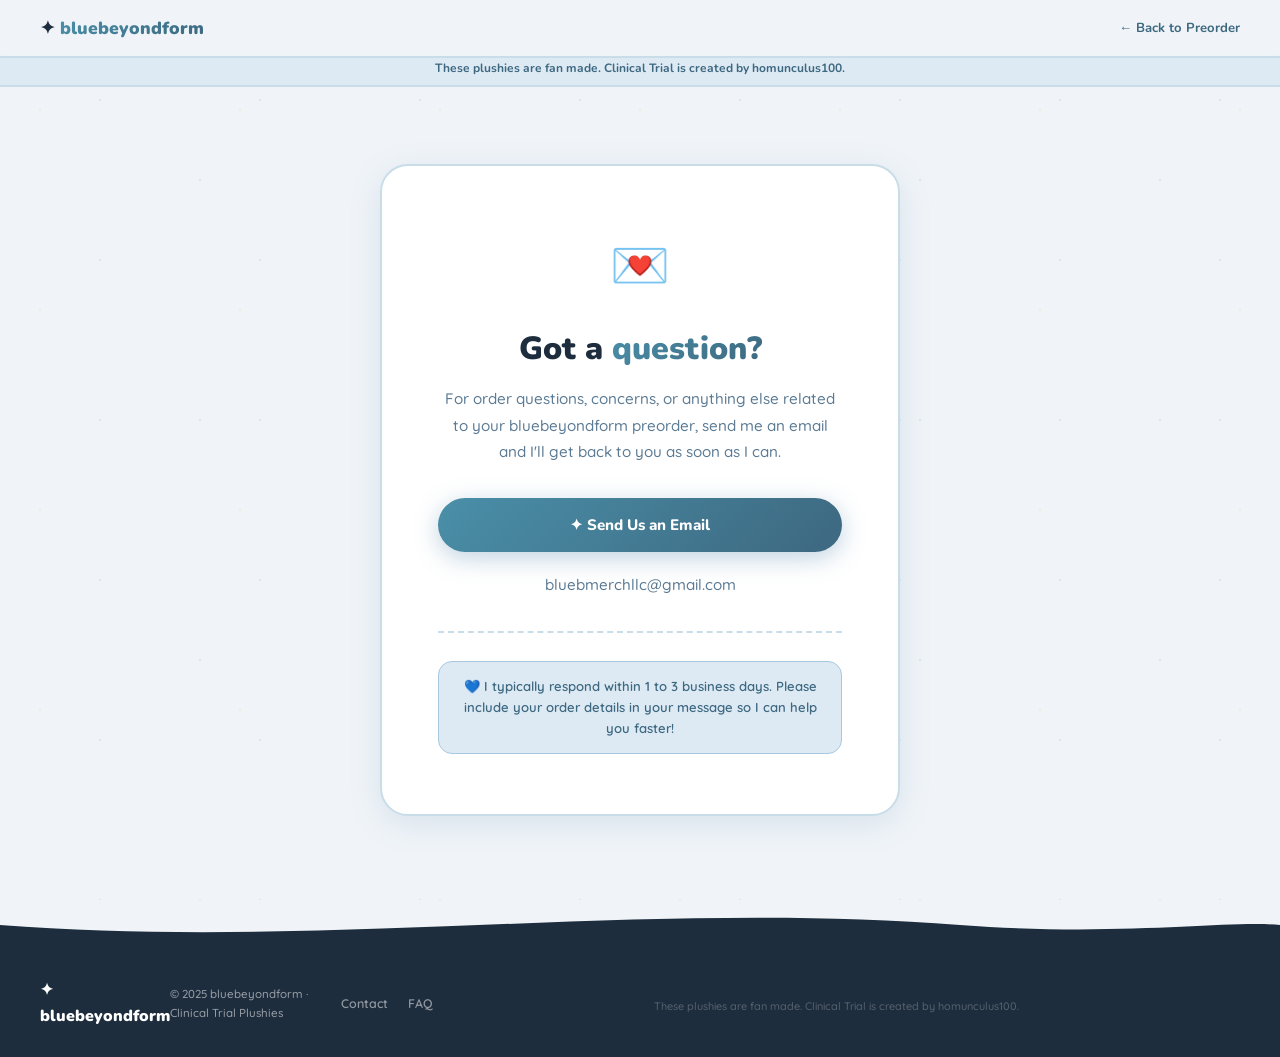
<file: contact.html>
<!DOCTYPE html>
<html lang="en">
<head>
  <meta charset="UTF-8" />
  <meta name="viewport" content="width=device-width, initial-scale=1.0" />
  <title>Contact | bluebeyondform</title>
  <link href="https://fonts.googleapis.com/css2?family=Nunito:wght@400;600;700;800;900&family=Quicksand:wght@400;500;600;700&display=swap" rel="stylesheet" />
  <style>
    *, *::before, *::after { box-sizing: border-box; margin: 0; padding: 0; }
    :root {
      --bg: #f0f4f8;
      --surface: #ffffff;
      --ink: #1e2d3d;
      --ink-soft: #5a7a94;
      --blue: #6b9ab8;
      --blue-light: #ddeaf4;
      --blue-mid: #a8c8e0;
      --blue-dark: #3d6880;
      --accent: #4a8fa8;
      --yellow: #e8d5a3;
      --border: #c8dde8;
      --font-display: 'Nunito', sans-serif;
      --font-body: 'Quicksand', sans-serif;
      --shadow: 0 4px 24px rgba(74,130,168,0.10);
      --shadow-card: 0 8px 32px rgba(74,130,168,0.15);
    }
    html { scroll-behavior: smooth; }
    body {
      font-family: var(--font-body);
      background: var(--bg);
      color: var(--ink);
      min-height: 100vh;
      font-size: 15px;
      line-height: 1.6;
      overflow-x: hidden;
    }
    body::before {
      content: '';
      position: fixed;
      inset: 0;
      pointer-events: none;
      background-image:
        radial-gradient(circle, #a8c8e0 1.5px, transparent 1.5px),
        radial-gradient(circle, #b0c4d8 1px, transparent 1px),
        radial-gradient(circle, #e8d5a3 1.5px, transparent 1.5px);
      background-size: 160px 160px, 240px 240px, 200px 200px;
      background-position: 20px 20px, 80px 60px, 140px 10px;
      opacity: 0.3;
      z-index: 0;
    }
    nav {
      position: fixed; top:0; left:0; right:0; z-index:100;
      display:flex; align-items:center; justify-content:space-between;
      padding: 14px 40px;
      background: rgba(240,244,248,0.90);
      backdrop-filter: blur(16px);
      border-bottom: 2px solid var(--border);
    }
    .nav-logo {
      font-family: var(--font-display); font-size:1.1rem; font-weight:900;
      color:var(--ink); text-decoration:none;
    }
    .nav-logo span {
      background: linear-gradient(135deg, var(--accent), var(--blue-dark));
      -webkit-background-clip:text; -webkit-text-fill-color:transparent;
    }
    .nav-back {
      font-family: var(--font-display); font-weight:700; font-size:0.82rem;
      color: var(--blue-dark); text-decoration:none;
      display:flex; align-items:center; gap:6px;
      transition: opacity 0.2s;
    }
    .nav-back:hover { opacity: 0.7; }
    .fan-banner {
      position:fixed; top:52px; left:0; right:0; z-index:99;
      background:var(--blue-light); border-bottom:2px solid var(--border);
      padding:7px 40px; text-align:center;
    }
    .fan-banner p {
      font-family:var(--font-display); font-size:0.75rem;
      font-weight:700; color:var(--blue-dark);
    }
    .page-wrap {
      position: relative; z-index:1;
      min-height: 100vh;
      display: flex;
      align-items: center;
      justify-content: center;
      padding: 160px 40px 80px;
    }
    .contact-card {
      background: white;
      border: 2px solid var(--border);
      border-radius: 28px;
      padding: 60px 56px;
      max-width: 520px;
      width: 100%;
      box-shadow: var(--shadow-card);
      text-align: center;
    }
    .contact-icon {
      font-size: 3rem;
      margin-bottom: 20px;
      display: block;
      animation: floatIcon 4s ease-in-out infinite;
    }
    @keyframes floatIcon {
      0%,100% { transform: translateY(0); }
      50% { transform: translateY(-8px); }
    }
    .contact-card h1 {
      font-family: var(--font-display);
      font-weight: 900;
      font-size: 2rem;
      margin-bottom: 12px;
      color: var(--ink);
    }
    .contact-card h1 span {
      background: linear-gradient(135deg, var(--accent), var(--blue-dark));
      -webkit-background-clip: text;
      -webkit-text-fill-color: transparent;
    }
    .contact-card p {
      color: var(--ink-soft);
      font-size: 0.95rem;
      font-weight: 500;
      line-height: 1.75;
      margin-bottom: 32px;
    }
    .email-btn {
      display: inline-flex;
      align-items: center;
      justify-content: center;
      gap: 10px;
      background: linear-gradient(135deg, var(--accent), var(--blue-dark));
      color: white;
      font-family: var(--font-display);
      font-weight: 800;
      font-size: 0.95rem;
      border-radius: 100px;
      padding: 15px 36px;
      text-decoration: none;
      box-shadow: 0 6px 24px rgba(74,130,168,0.35);
      transition: transform 0.2s, box-shadow 0.2s;
      margin-bottom: 20px;
      width: 100%;
    }
    .email-btn:hover {
      transform: translateY(-3px) scale(1.02);
      box-shadow: 0 12px 32px rgba(74,130,168,0.45);
    }
    .email-display {
      font-size: 0.8rem;
      color: var(--ink-soft);
      font-weight: 600;
    }
    .divider {
      border: none;
      border-top: 2px dashed var(--border);
      margin: 28px 0;
    }
    .response-note {
      background: var(--blue-light);
      border: 1.5px solid var(--blue-mid);
      border-radius: 14px;
      padding: 14px 20px;
      font-size: 0.82rem;
      font-weight: 600;
      color: var(--blue-dark);
      line-height: 1.6;
    }
    .footer-wave { line-height:0; }
    .footer-wave svg { display:block; }
    footer {
      position:relative; z-index:1; background:var(--ink);
      color:rgba(255,255,255,0.55); padding:28px 40px;
      display:flex; justify-content:space-between; align-items:center;
    }
    .foot-logo { font-family:var(--font-display); font-weight:900; font-size:1rem; color:white; }
    footer p { font-size:0.72rem; font-weight:500; }
    footer a { color:rgba(255,255,255,0.5); text-decoration:none; font-size:0.78rem; font-weight:600; }
    footer a:hover { color:var(--blue-mid); }
    .fan-note { font-size:0.68rem; opacity:0.45; margin-top:6px; text-align:center; width:100%; }
    @media(max-width:768px) {
      nav { padding:14px 20px; }
      .page-wrap { padding:140px 20px 60px; }
      .contact-card { padding:40px 28px; }
      footer { flex-direction:column; gap:12px; text-align:center; padding:28px 20px; }
    }
  </style>
</head>
<body>

<nav>
  <a href="index.html" class="nav-logo">✦ <span>bluebeyondform</span></a>
  <a href="index.html" class="nav-back">← Back to Preorder</a>
</nav>

<div class="fan-banner">
  <p>These plushies are fan made. Clinical Trial is created by homunculus100.</p>
</div>

<div class="page-wrap">
  <div class="contact-card">
    <span class="contact-icon">💌</span>
    <h1>Got a <span>question?</span></h1>
    <p>For order questions, concerns, or anything else related to your bluebeyondform preorder, send me an email and I'll get back to you as soon as I can.</p>

    <a href="mailto:bluebmerchllc@gmail.com?subject=bluebeyondform Plushie Preorder" class="email-btn">
      ✦ Send Us an Email
    </a>
    <p class="email-display">bluebmerchllc@gmail.com</p>

    <hr class="divider" />

    <div class="response-note">
      💙 I typically respond within 1 to 3 business days. Please include your order details in your message so I can help you faster!
    </div>
  </div>
</div>

<div class="footer-wave">
  <svg viewBox="0 0 1440 50" xmlns="http://www.w3.org/2000/svg" preserveAspectRatio="none" height="50" width="100%">
    <path d="M0,25 C360,50 720,0 1080,25 C1260,37 1380,20 1440,25 L1440,50 L0,50Z" fill="#1e2d3d"/>
  </svg>
</div>

<footer>
  <span class="foot-logo">✦ bluebeyondform</span>
  <p>© 2025 bluebeyondform · Clinical Trial Plushies</p>
  <div style="display:flex;gap:20px;">
    <a href="mailto:bluebmerchllc@gmail.com">Contact</a>
    <a href="https://bluebeyondform.straw.page/plushiefaq" target="_blank">FAQ</a>
  </div>
  <p class="fan-note">These plushies are fan made. Clinical Trial is created by homunculus100.</p>
</footer>

</body>
</html>
</file>
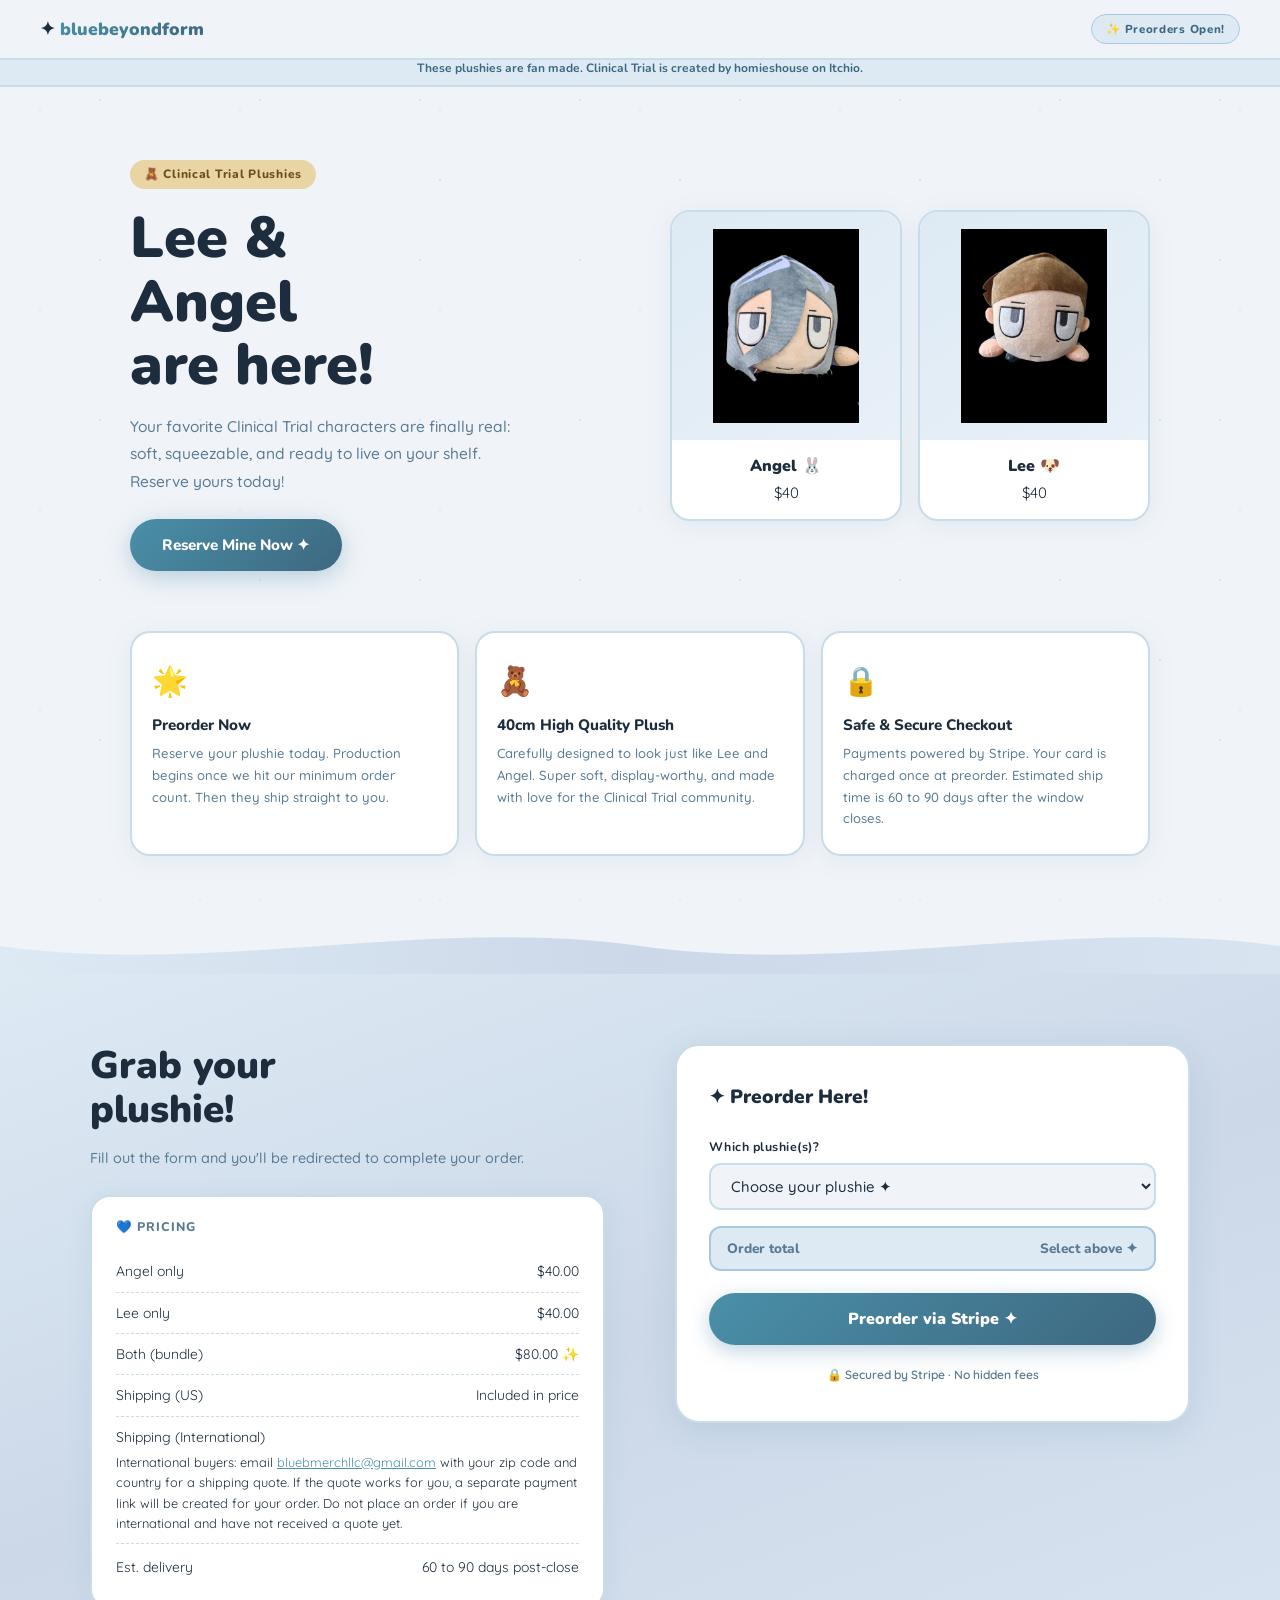
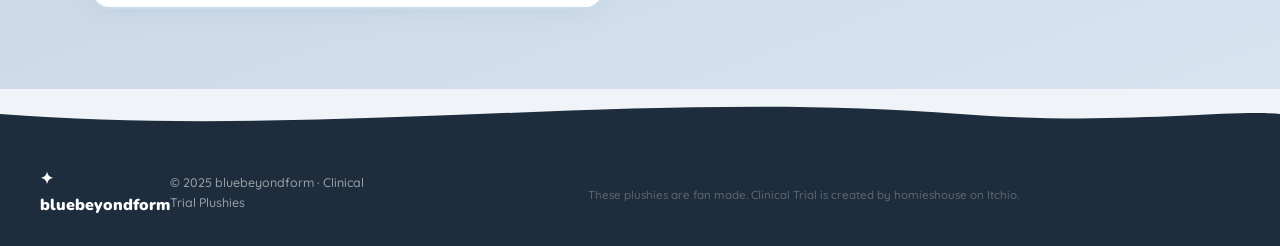
<file: index (1).html>
<!DOCTYPE html>
<html lang="en">
<head>
 <meta charset="UTF-8" />
 <meta name="viewport" content="width=device-width, initial-scale=1.0" />
 <title>Clinical Trial Plushies | Preorder Now!</title>
 <link href="https://fonts.googleapis.com/css2?family=Nunito:wght@400;600;700;800;900&family=Quicksand:wght@400;500;600;700&display=swap" rel="stylesheet" />
 <style>
 *, *::before, *::after { box-sizing: border-box; margin: 0; padding: 0; }
 :root {
 --bg: #f0f4f8;
 --surface: #ffffff;
 --ink: #1e2d3d;
 --ink-soft: #5a7a94;
 --blue: #6b9ab8;
 --blue-light: #ddeaf4;
 --blue-mid: #a8c8e0;
 --blue-dark: #3d6880;
 --slate: #8fa8bc;
 --lavender: #b0c4d8;
 --accent: #4a8fa8;
 --accent2: #7bb8d0;
 --yellow: #e8d5a3;
 --border: #c8dde8;
 --font-display: 'Nunito', sans-serif;
 --font-body: 'Quicksand', sans-serif;
 --shadow: 0 4px 24px rgba(74,130,168,0.10);
 --shadow-card: 0 8px 32px rgba(74,130,168,0.15);
 }
 html { scroll-behavior: smooth; }
 body {
 font-family: var(--font-body);
 background: var(--bg);
 color: var(--ink);
 min-height: 100vh;
 font-size: 15px;
 line-height: 1.6;
 overflow-x: hidden;
 }
 body::before {
 content: '';
 position: fixed;
 inset: 0;
 pointer-events: none;
 background-image:
 radial-gradient(circle, #a8c8e0 1.5px, transparent 1.5px),
 radial-gradient(circle, #b0c4d8 1px, transparent 1px),
 radial-gradient(circle, #e8d5a3 1.5px, transparent 1.5px);
 background-size: 160px 160px, 240px 240px, 200px 200px;
 background-position: 20px 20px, 80px 60px, 140px 10px;
 opacity: 0.3;
 z-index: 0;
 }
 nav {
 position: fixed; top:0; left:0; right:0; z-index:100;
 display:flex; align-items:center; justify-content:space-between;
 padding: 14px 40px;
 background: rgba(240,244,248,0.90);
 backdrop-filter: blur(16px);
 border-bottom: 2px solid var(--border);
 }
.nav-logo {
 font-family: var(--font-display); font-size:1.1rem; font-weight:900;
 color:var(--ink); text-decoration:none;
 }
.nav-logo span {
 background: linear-gradient(135deg, var(--accent), var(--blue-dark));
 -webkit-background-clip:text; -webkit-text-fill-color:transparent;
 }
.nav-pill {
 background: var(--blue-light); border: 1.5px solid var(--blue-mid);
 color: var(--blue-dark); font-family:var(--font-display); font-weight:800;
 font-size:0.72rem; letter-spacing:0.06em; padding:5px 14px;
 border-radius:100px; animation: wiggle 3s ease-in-out infinite;
 }
 @keyframes wiggle {
 0%,100% { transform: rotate(-1deg); } 50% { transform: rotate(1.5deg); }
 }
.hero {
 position:relative; z-index:1;
 padding: 160px 40px 60px;
 max-width:1100px; margin:0 auto;
 display:grid; grid-template-columns:1fr 1fr; gap:60px; align-items:center;
 }
.eyebrow {
 display:inline-flex; align-items:center; gap:6px;
 background: var(--yellow); color:#6b4f1a;
 font-family:var(--font-display); font-weight:800; font-size:0.75rem;
 letter-spacing:0.06em; padding:5px 14px; border-radius:100px; margin-bottom:18px;
 }
.hero-text h1 {
 font-family:var(--font-display); font-size:clamp(2.4rem,5vw,3.6rem);
 font-weight:900; line-height:1.1; margin-bottom:16px; color:var(--ink);
 }
.hero-text h1.blue { color: var(--accent); }
.hero-text h1.slate { color: var(--blue-dark); }
.hero-text p {
 color:var(--ink-soft); font-size:0.97rem; font-weight:500;
 max-width:380px; margin-bottom:24px; line-height:1.75;
 }
.cta-btn {
 display:inline-flex; align-items:center; gap:10px;
 background: linear-gradient(135deg, var(--accent), var(--blue-dark));
 color:white; font-family:var(--font-display); font-weight:800;
 font-size:0.95rem; border:none; border-radius:100px;
 padding:14px 32px; cursor:pointer; text-decoration:none;
 box-shadow: 0 6px 24px rgba(74,130,168,0.35);
 transition: transform 0.2s, box-shadow 0.2s;
 }
.cta-btn:hover { transform:translateY(-3px) scale(1.03); box-shadow:0 12px 32px rgba(74,130,168,0.45); }
.hero-visual {
 position:relative; z-index:1;
 display:flex; flex-direction:column; align-items:center; gap:16px;
 }
.char-cards {
 display:grid; grid-template-columns:1fr 1fr; gap:16px; width:100%;
 }
.char-card {
 background:white; border:2px solid var(--border); border-radius:20px;
 overflow:hidden; box-shadow:var(--shadow);
 display:flex; flex-direction:column; align-items:center;
 transition: transform 0.2s, box-shadow 0.2s;
 }
.char-card:hover { transform:translateY(-4px); box-shadow:var(--shadow-card); }
.char-card-img {
 width:100%; aspect-ratio:1;
 background: linear-gradient(145deg, #ddeaf4 0%, #e8f0f8 100%);
 display:flex; align-items:center; justify-content:center;
 overflow:hidden;
 }
.char-card-img img {
 width:85%; height:85%; object-fit:contain;
 animation: floatPlush 4s ease-in-out infinite;
 }
.char-card:nth-child(2).char-card-img img { animation-delay: 0.6s; }
 @keyframes floatPlush {
 0%,100% { transform: translateY(0) rotate(-1deg); }
 50% { transform: translateY(-8px) rotate(1deg); }
 }
.char-card-info { padding:14px 16px; text-align:center; width:100%; }
.char-card-info h3 { font-family:var(--font-display); font-weight:900; font-size:1rem; margin-bottom:2px; }
.char-card-info.char-price {
 font-family:var(--font-display); font-weight:800; font-size:0.9rem;
 background: linear-gradient(135deg, var(--accent), var(--blue-dark));
 -webkit-background-clip:text; -webkit-text-fill-color:transparent;
 }
.bundle-note {
 background:white; border:2px solid var(--border); border-radius:14px;
 padding:10px 20px; font-size:0.8rem; font-weight:700;
 color:var(--ink-soft); text-align:center; width:100%;
 }
.bundle-note span {
 background: linear-gradient(135deg, var(--accent), var(--blue-dark));
 -webkit-background-clip:text; -webkit-text-fill-color:transparent;
 font-weight:900;
 }
.perks {
 position:relative; z-index:1;
 max-width:1100px; margin:0 auto; padding:0 40px 60px;
 display:grid; grid-template-columns:repeat(3,1fr); gap:16px;
 }
.perk-card {
 background:white; border:2px solid var(--border); border-radius:20px;
 padding:24px 20px; box-shadow:var(--shadow); transition:transform 0.2s;
 }
.perk-card:hover { transform:translateY(-4px); }
.perk-icon { font-size:1.8rem; margin-bottom:10px; display:block; }
.perk-card h3 { font-family:var(--font-display); font-weight:800; font-size:0.95rem; margin-bottom:6px; }
.perk-card p { font-size:0.82rem; color:var(--ink-soft); font-weight:500; line-height:1.65; }
.wavy { position:relative; z-index:1; width:100%; overflow:hidden; line-height:0; margin-bottom:-2px; }
.wavy svg { display:block; }
.form-section {
 position:relative; z-index:1;
 background: linear-gradient(160deg, #ddeaf4 0%, #ccd8e8 50%, #d8e4f0 100%);
 padding:70px 40px 80px;
 }
.form-section-inner {
 max-width:1100px; margin:0 auto;
 display:grid; grid-template-columns:1fr 1fr; gap:70px; align-items:start;
 }
.form-left h2 {
 font-family:var(--font-display); font-weight:900;
 font-size:clamp(1.8rem,3vw,2.5rem); line-height:1.15; margin-bottom:14px;
 }
.form-left h2.blue { color:var(--accent); }
.form-left p {
 color:var(--ink-soft); font-size:0.9rem; font-weight:500;
 margin-bottom:24px; line-height:1.75;
 }
.math-card {
 background:white; border:2px solid var(--border); border-radius:20px;
 padding:20px 24px; box-shadow:var(--shadow);
 }
.math-card h4 {
 font-family:var(--font-display); font-weight:800; font-size:0.78rem;
 letter-spacing:0.08em; color:var(--ink-soft); text-transform:uppercase; margin-bottom:14px;
 }
.math-row {
 display:flex; justify-content:space-between; align-items:center;
 padding:9px 0; border-bottom:1.5px dashed var(--border); font-size:0.87rem;
 }
.math-row:last-child { border-bottom:none; padding-top:12px; }
.math-row.label { color:var(--ink-soft); font-weight:600; }
.math-row.val { font-weight:700; color:var(--ink); }
.form-box {
 background:white; border:2px solid var(--border); border-radius:24px;
 padding:36px 32px; box-shadow:var(--shadow-card);
 }
.form-box h3 {
 font-family:var(--font-display); font-weight:900; font-size:1.2rem;
 margin-bottom:24px;
 }
 form { display:flex; flex-direction:column; gap:16px; }
.field { display:flex; flex-direction:column; gap:6px; }
.field label {
 font-family:var(--font-display); font-weight:700; font-size:0.78rem;
 color:var(--ink); letter-spacing:0.04em;
 }
.field input,.field select,.field textarea {
 font-family:var(--font-body); font-size:0.93rem; font-weight:500;
 color:var(--ink); background:var(--bg); border:2px solid var(--border);
 border-radius:12px; padding:11px 16px; outline:none;
 transition: border-color 0.2s, box-shadow 0.2s; width:100%;
 }
.field input:focus,.field select:focus,.field textarea:focus {
 border-color:var(--blue-mid); box-shadow:0 0 0 3px rgba(168,200,224,0.3);
 }
.field textarea { resize:vertical; min-height:80px; }
.field-row { display:grid; grid-template-columns:1fr 1fr; gap:12px; }
.price-display {
 background: var(--blue-light); border:2px solid var(--blue-mid);
 border-radius:12px; padding:10px 16px;
 display:flex; justify-content:space-between; align-items:center;
 }
.price-display span { font-family:var(--font-display); font-weight:800; font-size:0.85rem; color:var(--ink-soft); }
.price-display.live-price {
 font-family:var(--font-display); font-weight:900; font-size:1.2rem;
 background: linear-gradient(135deg, var(--accent), var(--blue-dark));
 -webkit-background-clip:text; -webkit-text-fill-color:transparent;
 }
.submit-btn {
 display:flex; align-items:center; justify-content:center; gap:10px;
 background: linear-gradient(135deg, var(--accent), var(--blue-dark));
 color:white; font-family:var(--font-display); font-weight:900; font-size:1rem;
 border:none; border-radius:100px; padding:15px 28px; cursor:pointer;
 box-shadow:0 6px 20px rgba(74,130,168,0.35);
 transition:transform 0.2s, box-shadow 0.2s; margin-top:6px; width:100%;
 }
.submit-btn:hover { transform:translateY(-2px) scale(1.02); box-shadow:0 10px 28px rgba(74,130,168,0.45); }
.secure-note {
 text-align:center; font-size:0.75rem; color:var(--ink-soft); font-weight:600;
 margin-top:4px; display:flex; align-items:center; justify-content:center; gap:5px;
 }
.success-msg {
 display:none; flex-direction:column; align-items:center;
 text-align:center; padding:32px 16px; gap:12px;
 }
.success-msg.visible { display:flex; }
.success-icon { font-size:3rem; animation:popIn 0.4s cubic-bezier(0.34,1.56,0.64,1); }
 @keyframes popIn { from{transform:scale(0);opacity:0;} to{transform:scale(1);opacity:1;} }
.success-msg h3 { font-family:var(--font-display); font-weight:900; font-size:1.4rem; }
.success-msg p { font-size:0.87rem; color:var(--ink-soft); font-weight:500; max-width:280px; }
.footer-wave { line-height:0; }
.footer-wave svg { display:block; }
 footer {
 position:relative; z-index:1; background:var(--ink);
 color:rgba(255,255,255,0.55); padding:28px 40px;
 display:flex; justify-content:space-between; align-items:center;
 }
.foot-logo { font-family:var(--font-display); font-weight:900; font-size:1rem; color:white; }
 footer p { font-size:0.78rem; font-weight:500; }
 footer a { color:rgba(255,255,255,0.5); text-decoration:none; font-size:0.78rem; font-weight:600; }
 footer a:hover { color:var(--blue-mid); }
.fade-up { opacity:0; transform:translateY(24px); transition:opacity 0.55s ease,transform 0.55s ease; }
.fade-up.visible { opacity:1; transform:translateY(0); }
 @media(max-width:768px) {
 nav { padding:14px 20px; }
.hero { grid-template-columns:1fr; padding:110px 20px 40px; gap:32px; }
.perks { grid-template-columns:1fr; padding:0 20px 40px; }
.form-section { padding:50px 20px 60px; }
.form-section-inner { grid-template-columns:1fr; gap:36px; }
.field-row { grid-template-columns:1fr; }
 footer { flex-direction:column; gap:12px; text-align:center; padding:28px 20px; }
 }
 </style>
</head>
<body>

<nav>
 <a href="#" class="nav-logo">✦ <span>bluebeyondform</span></a>
 <span class="nav-pill">✨ Preorders Open!</span>
</nav>

<div style="position:fixed;top:52px;left:0;right:0;z-index:99;background:var(--blue-light);border-bottom:2px solid var(--border);padding:7px 40px;text-align:center;">
 <p style="font-family:var(--font-display);font-size:0.75rem;font-weight:700;color:var(--blue-dark);">These plushies are fan made. Clinical Trial is created by homieshouse on Itchio.</p>
</div>

<section class="hero">
 <div class="hero-text fade-up">
 <div class="eyebrow">🧸 Clinical Trial Plushies</div>
 <h1>
 <span class="blue">Lee</span> &amp;<br>
 <span class="slate">Angel</span><br>
 are here!
 </h1>
 <p>Your favorite Clinical Trial characters are finally real: soft, squeezable, and ready to live on your shelf. Reserve yours today! </p>
 <a href="#preorder" class="cta-btn">Reserve Mine Now ✦</a>
 </div>

 <div class="hero-visual fade-up" style="transition-delay:0.15s">
    <div class="char-cards">
      <div class="char-card">
        <div class="char-card-img">
          <img src="[data-uri]" alt="Angel plushie" style="animation: floatPlush 4s ease-in-out infinite;" />
        </div>
        <div class="char-card-info">
          <h3>Angel 🐰</h3>
          <div class="char-price">$40</div>
        </div>
      </div>
      <div class="char-card">
        <div class="char-card-img">
          <img src="[data-uri]" alt="Lee plushie" style="animation: floatPlush 4s ease-in-out infinite 0.6s;" />
        </div>
        <div class="char-card-info">
          <h3>Lee 🐶</h3>
          <div class="char-price">$40</div>
        </div>
      </div>
    </div>
  </div>
</section>

<section class="perks">
 <div class="perk-card fade-up">
 <span class="perk-icon">🌟</span>
 <h3>Preorder Now</h3>
 <p>Reserve your plushie today. Production begins once we hit our minimum order count. Then they ship straight to you.</p>
 </div>
 <div class="perk-card fade-up" style="transition-delay:0.1s">
 <span class="perk-icon">🧸</span>
 <h3>40cm High Quality Plush</h3>
 <p>Carefully designed to look just like Lee and Angel. Super soft, display-worthy, and made with love for the Clinical Trial community.</p>
 </div>
 <div class="perk-card fade-up" style="transition-delay:0.2s">
 <span class="perk-icon">🔒</span>
 <h3>Safe &amp; Secure Checkout</h3>
 <p>Payments powered by Stripe. Your card is charged once at preorder. Estimated ship time is 60 to 90 days after the window closes.</p>
 </div>

</section>

<div class="wavy">
 <svg viewBox="0 0 1440 60" xmlns="http://www.w3.org/2000/svg" preserveAspectRatio="none" height="60" width="100%">
 <path d="M0,30 C240,60 480,0 720,30 C960,60 1200,0 1440,30 L1440,60 L0,60Z" fill="url(#wg)"/>
 <defs>
 <linearGradient id="wg" x1="0" y1="0" x2="1" y2="0">
 <stop offset="0%" stop-color="#ddeaf4"/>
 <stop offset="50%" stop-color="#ccd8e8"/>
 <stop offset="100%" stop-color="#d8e4f0"/>
 </linearGradient>
 </defs>
 </svg>
</div>

<section class="form-section" id="preorder">
 <div class="form-section-inner">
 <div class="form-left fade-up">
 <h2>Grab your<br><span class="blue">plushie!</span> </h2>
 <p>Fill out the form and you'll be redirected to complete your order. </p>
 <div class="math-card">
 <h4>💙 Pricing</h4>
 <div class="math-row">
 <span class="label">Angel only</span>
 <span class="val">$40.00</span>
 </div>
 <div class="math-row">
 <span class="label">Lee only</span>
 <span class="val">$40.00</span>
 </div>
 <div class="math-row">
 <span class="label">Both (bundle)</span>
 <span class="val">$80.00 ✨</span>
 </div>
 <div class="math-row">
 <span class="label">Shipping (US)</span>
 <span class="val">Included in price</span>
 </div>
 <div class="math-row" style="flex-direction:column;align-items:flex-start;gap:4px;">
 <span class="label">Shipping (International)</span>
 <span class="val" style="font-size:0.8rem;">International buyers: email <a href="mailto:bluebmerchllc@gmail.com?subject=International Shipping Quote" style="color:var(--accent);">bluebmerchllc@gmail.com</a> with your zip code and country for a shipping quote. If the quote works for you, a separate payment link will be created for your order. Do not place an order if you are international and have not received a quote yet.</span>
 </div>
 <div class="math-row">
 <span class="label">Est. delivery</span>
 <span class="val">60 to 90 days post-close</span>
 </div>
 </div>
 </div>

 <div class="fade-up" style="transition-delay:0.12s">
 <div class="form-box">
 <h3>✦ Preorder Here!</h3>
 <form id="preorder-form">
 <div class="field">
 <label for="character">Which plushie(s)?</label>
 <select id="character" name="character" required>
 <option value="" disabled selected>Choose your plushie ✦</option>
 <option value="angel" data-price="40">Angel 🐰 · $40</option>
 <option value="lee" data-price="40">Lee 🐶 · $40</option>
 <option value="both" data-price="80">Both 🐰🐶 · $80</option>
 </select>
 </div>
 <div class="price-display">
 <span>Order total</span>
 <span class="live-price" id="live-price">Select above ✦</span>
 </div>
 <button type="submit" class="submit-btn">Preorder via Stripe ✦</button>
 <p class="secure-note">🔒 Secured by Stripe · No hidden fees</p>
 </form>
 <div class="success-msg" id="success-msg">
 <div class="success-icon">🧸</div>
 <h3>Thank you!</h3>
 <p>Check your email for confirmation. We'll update you as production gets underway. Thank you! </p>
 </div>
 </div>
 </div>
 </div>
</section>

<div class="footer-wave">
 <svg viewBox="0 0 1440 50" xmlns="http://www.w3.org/2000/svg" preserveAspectRatio="none" height="50" width="100%">
 <path d="M0,25 C360,50 720,0 1080,25 C1260,37 1380,20 1440,25 L1440,50 L0,50Z" fill="#1e2d3d"/>
 </svg>
</div>

<footer>
 <span class="foot-logo">✦ bluebeyondform</span>
 <p>© 2025 bluebeyondform · Clinical Trial Plushies</p>
 <p style="font-size:0.72rem;opacity:0.5;margin-top:6px;text-align:center;width:100%;">These plushies are fan made. Clinical Trial is created by homieshouse on Itchio.</p>
 <div style="display:flex;gap:20px;">
 </div>
</footer>

<script>
 const obs = new IntersectionObserver(entries => {
 entries.forEach(e => { if(e.isIntersecting) e.target.classList.add('visible'); });
 }, { threshold: 0.08 });
 document.querySelectorAll('.fade-up').forEach(el => obs.observe(el));

 const charSelect = document.getElementById('character');
 const livePrice = document.getElementById('live-price');
 const prices = { angel: 40, lee: 40, both: 80 };

 charSelect.addEventListener('change', function() {
 const val = this.value;
 if(prices[val]) livePrice.textContent = '$' + prices[val] + '.00';
 });

 const stripeLinks = {
 angel: 'https://buy.stripe.com/14A5kF2GKaIQ0Ie9qagbm01',
 lee: 'https://buy.stripe.com/6oU28tbdg04c4YucCmgbm00',
 both: 'https://buy.stripe.com/8x2eVf5SW4ksbmS7i2gbm02',
 };

 document.getElementById('preorder-form').addEventListener('submit', function(e) {
 e.preventDefault();
 const character = document.getElementById('character').value;
 if(!character) return;
 window.location.href = stripeLinks[character];
 setTimeout(() => {
 document.getElementById('preorder-form').style.display = 'none';
 document.getElementById('success-msg').classList.add('visible');
 }, 800);
 });
</script>
</body>
</html>
</file>
